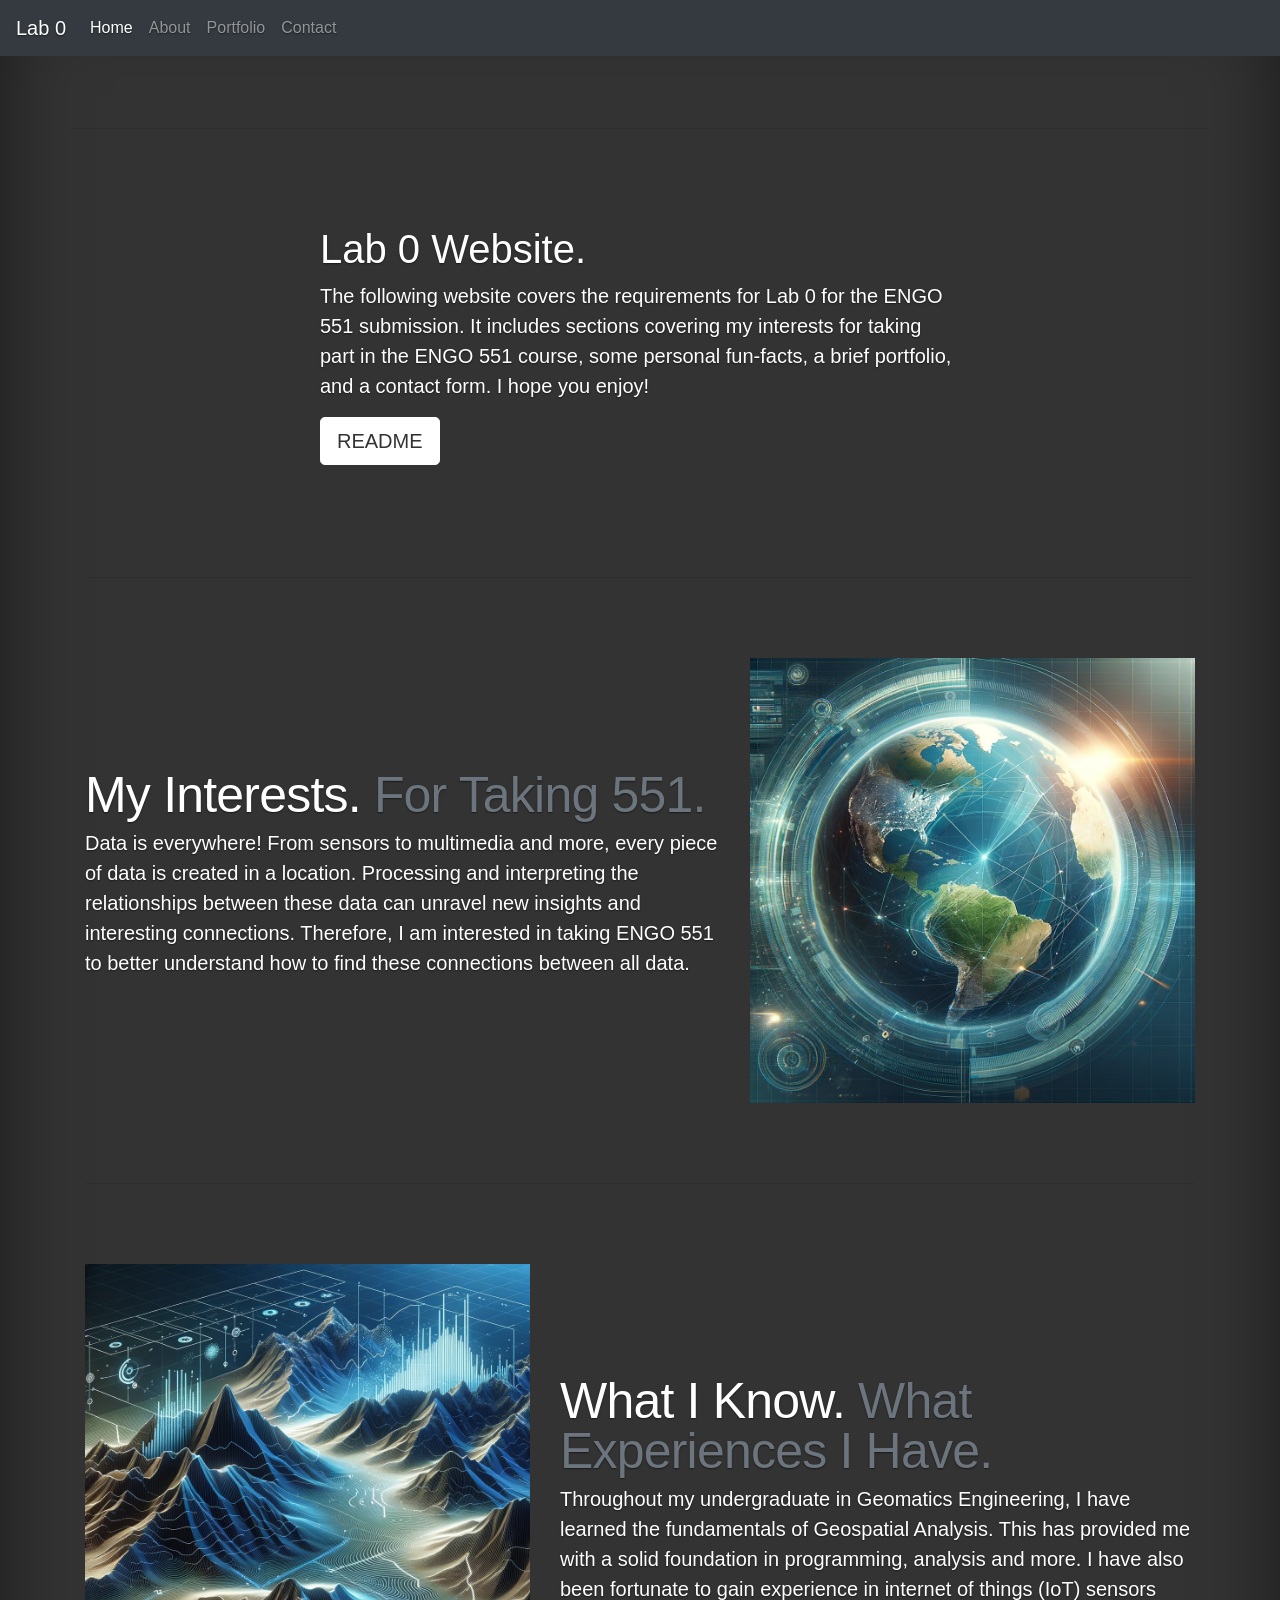
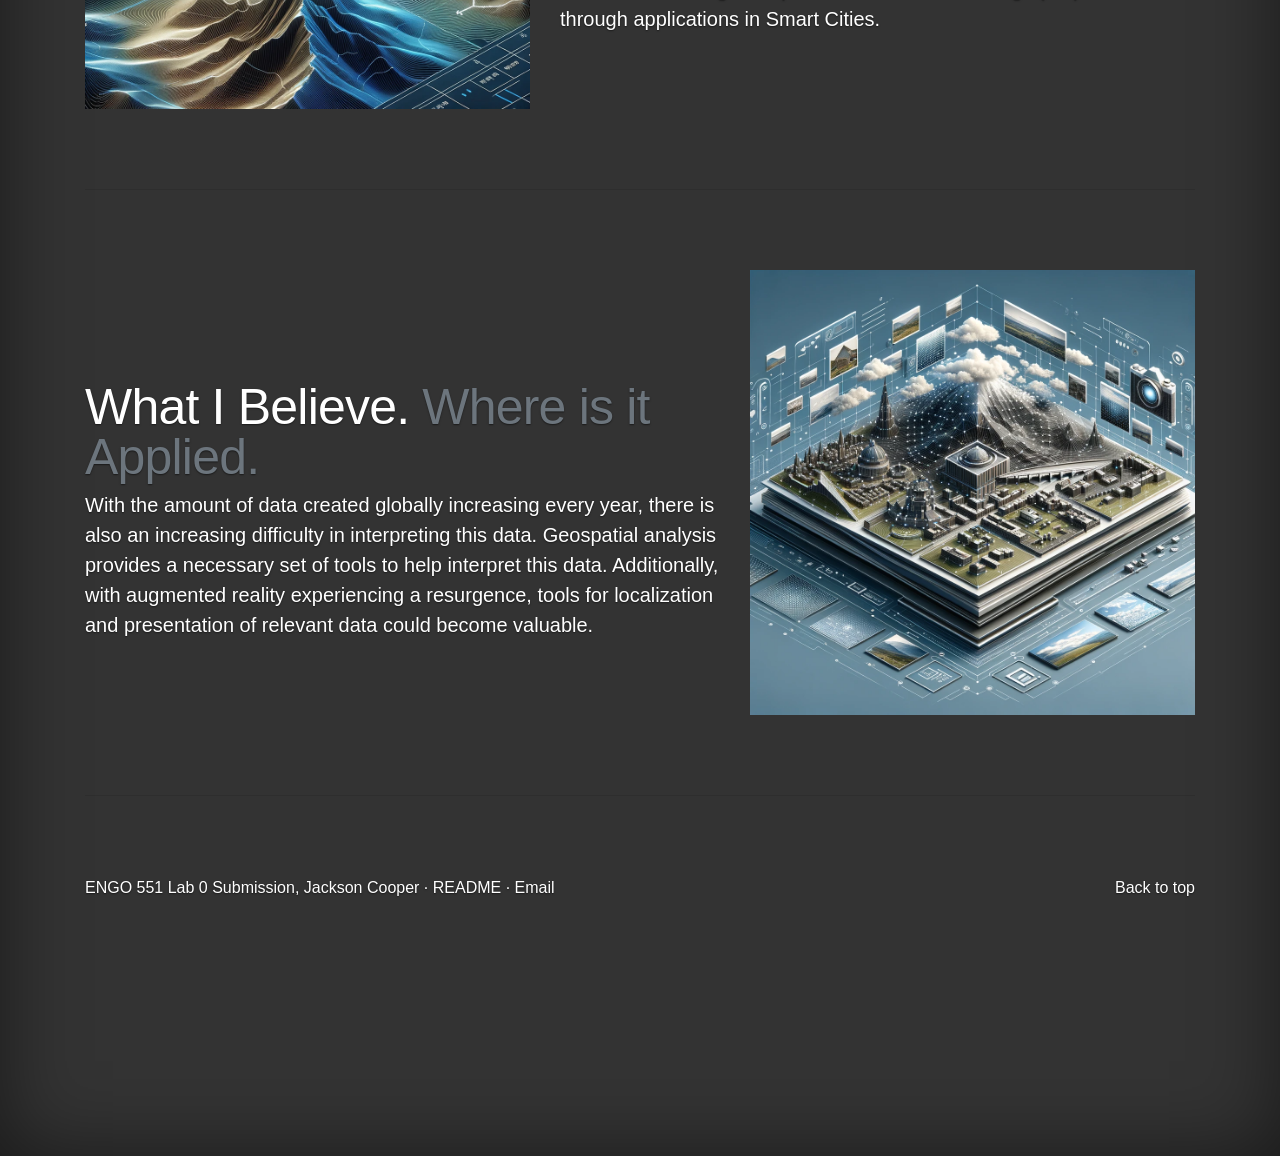
<file: index.html>
<!doctype html>
<html lang="en">
  <head>
    <meta charset="utf-8">
    <meta name="viewport" content="width=device-width, initial-scale=1, shrink-to-fit=no">
    <meta name="description" content="">
    <meta name="author" content="">
    <link rel="icon" href="earth.png">

    <title>Home</title>

    <!-- Bootstrap core CSS -->
    <link href="dist/css/bootstrap.min.css" rel="stylesheet">

    <!-- Custom styles for this template -->
    <link href="carousel.css" rel="stylesheet">
    <link href="cover.css" rel="stylesheet">
  </head>

<body>

  <main role="main">

    <header>
      <nav class="navbar navbar-expand-md navbar-dark fixed-top bg-dark">
        <a class="navbar-brand" href="#">Lab 0</a>
        <button class="navbar-toggler" type="button" data-toggle="collapse" data-target="#navbarCollapse" aria-controls="navbarCollapse" aria-expanded="false" aria-label="Toggle navigation">
          <span class="navbar-toggler-icon"></span>
        </button>
        <div class="collapse navbar-collapse" id="navbarCollapse">
          <ul class="navbar-nav mr-auto">
            <li class="nav-item active">
              <a class="nav-link" href="#">Home <span class="sr-only">(current)</span></a>
            </li>
            <li class="nav-item">
              <a class="nav-link" href="about.html">About</a>
            </li>
            <li class="nav-item">
              <a class="nav-link" href="portfolio.html">Portfolio</a>
            </li>
            <li class="nav-item">
              <a class="nav-link" href="contact.html">Contact</a>
            </li>
          </ul>
        </div>
      </nav>
    </header>

    <div id="start_page">
      <hr class="featurette-divider">
    <div>

    <div class="cover-container d-flex h-45 p-3 mx-auto flex-column">
      <h1 class="cover-heading">Lab 0 Website.</h1>
      <p class="lead">The following website covers the requirements for Lab 0 for the ENGO 551 submission. It includes sections covering my interests for taking part in the ENGO 551 course, some personal fun-facts, a brief portfolio, and a contact form. I hope you enjoy!</p>
      <p class="lead">
        <a href="https://github.com/jackjcoop/ENGO_551_Lab_0" class="btn btn-lg btn-secondary">README</a>
      </p>
    </div>

    <!-- ================================================== -->
    <!-- Primary Content -->
    <!-- ================================================== -->

    <div class="container marketing">

      <hr class="featurette-divider">

      <div class="row featurette">
        <div class="col-md-7">
          <h2 class="featurette-heading">My Interests. <span class="text-muted">For Taking 551.</span></h2>
          <p class="lead">Data is everywhere! From sensors to multimedia and more, every piece of data is created in a location. Processing and interpreting the relationships between these data can unravel new insights and interesting connections.  Therefore, I am interested in taking ENGO 551 to better understand how to find these connections between all data.</p>
        </div>
        <div class="col-md-5">
          <img class="featurette-image img-fluid mx-auto" src="img/home_1.png" alt="Generated Image 1">
        </div>
      </div>

      <hr class="featurette-divider">

      <div class="row featurette">
        <div class="col-md-7 order-md-2">
          <h2 class="featurette-heading">What I Know. <span class="text-muted">What Experiences I Have.</span></h2>
          <p class="lead">Throughout my undergraduate in Geomatics Engineering, I have learned the fundamentals of Geospatial Analysis. This has provided me with a solid foundation in programming, analysis and more.  I have also been fortunate to gain experience in internet of things (IoT) sensors through applications in Smart Cities. </p>
        </div>
        <div class="col-md-5 order-md-1">
          <img class="featurette-image img-fluid mx-auto" src="img/home_2.png" alt="Generated Image 2">
        </div>
      </div>

      <hr class="featurette-divider">

      <div class="row featurette">
        <div class="col-md-7">
          <h2 class="featurette-heading">What I Believe. <span class="text-muted">Where is it Applied.</span></h2>
          <p class="lead">With the amount of data created globally increasing every year, there is also an increasing difficulty in interpreting this data. Geospatial analysis provides a necessary set of tools to help interpret this data. Additionally, with augmented reality experiencing a resurgence, tools for localization and presentation of relevant data could become valuable. </p>
        </div>
        <div class="col-md-5">
          <img class="featurette-image img-fluid mx-auto" src="img/home_3.png" alt="Generated Image 3">
        </div>
      </div>

      <hr class="featurette-divider">

    </div>


    <!-- FOOTER -->
    <footer class="container">
      <p class="float-right"><a href="#start_page">Back to top</a></p>
      <p>ENGO 551 Lab 0 Submission, Jackson Cooper &middot; <a href="https://github.com/jackjcoop/ENGO_551_Lab_0">README</a> &middot; <a href="mailto:jackson.cooper@ucalgary.ca">Email</a></p>
    </footer>
  </main>

  <!-- Bootstrap core JavaScript
  ================================================== -->
  <!-- Placed at the end of the document so the pages load faster -->
  <script>window.jQuery || document.write('<script src="assets/js/vendor/jquery-slim.min.js"><\/script>')</script>
  <script src="assets/js/vendor/popper.min.js"></script>
  <script src="dist/js/bootstrap.min.js"></script>
</body>
</html>
</file>
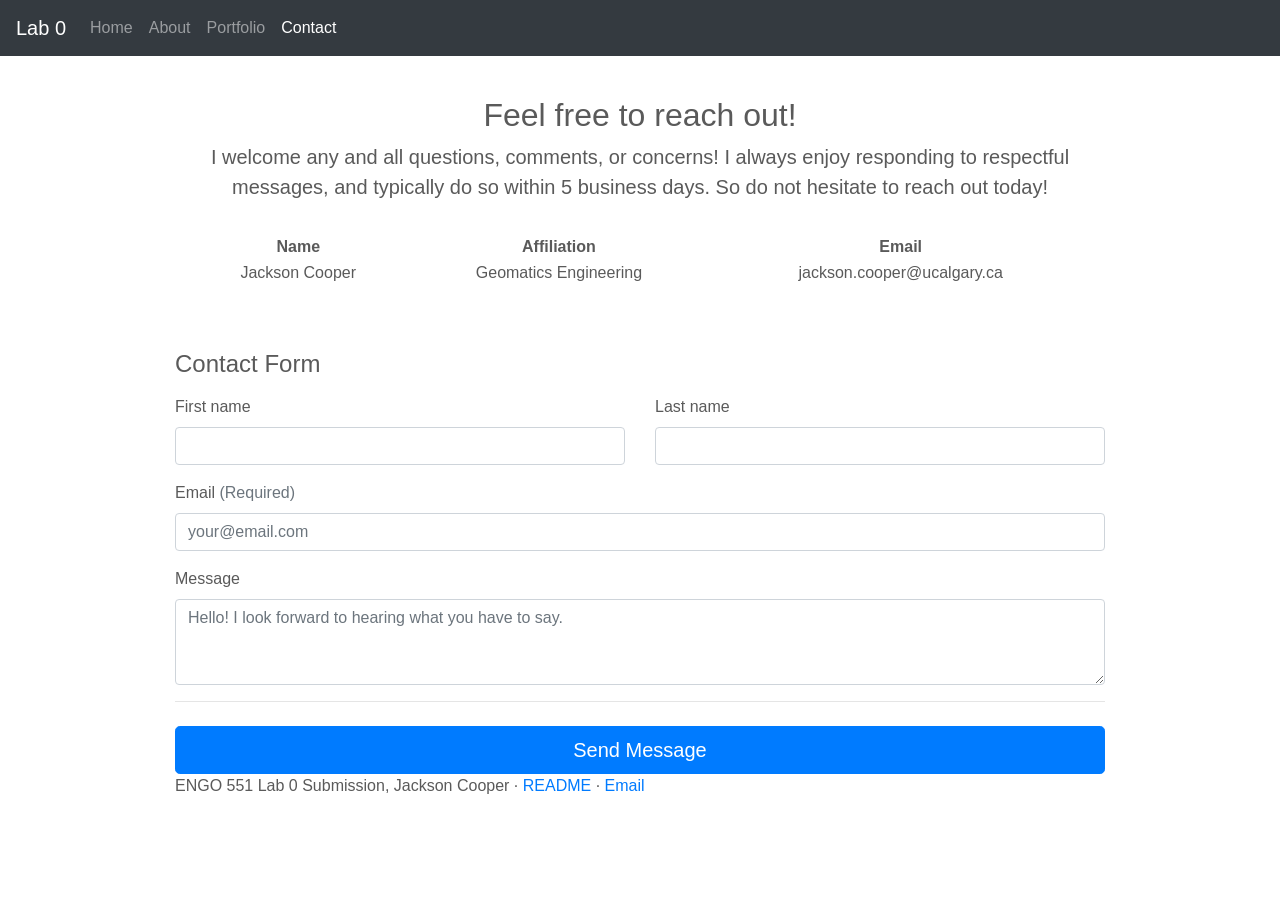
<file: contact.html>
<!doctype html>
<html lang="en">
  <head>
    <meta charset="utf-8">
    <meta name="viewport" content="width=device-width, initial-scale=1, shrink-to-fit=no">
    <meta name="description" content="">
    <meta name="author" content="">
    <link rel="icon" href="earth.png">

    <title>Contact Form</title>

    <!-- Bootstrap core CSS -->
    <link href="dist/css/bootstrap.min.css" rel="stylesheet">

    <!-- Custom styles for this template -->
    <link href="carousel.css" rel="stylesheet">
    <link href="form-validation.css" rel="stylesheet">
  </head>

<body>

  <main role="main">

    <header>
      <nav class="navbar navbar-expand-md navbar-dark fixed-top bg-dark">
        <a class="navbar-brand" href="#">Lab 0</a>
        <button class="navbar-toggler" type="button" data-toggle="collapse" data-target="#navbarCollapse" aria-controls="navbarCollapse" aria-expanded="false" aria-label="Toggle navigation">
          <span class="navbar-toggler-icon"></span>
        </button>
        <div class="collapse navbar-collapse" id="navbarCollapse">
          <ul class="navbar-nav mr-auto">
            <li class="nav-item">
              <a class="nav-link" href="index.html">Home <span class="sr-only">(current)</span></a>
            </li>
            <li class="nav-item">
              <a class="nav-link" href="about.html">About</a>
            </li>
            <li class="nav-item">
              <a class="nav-link" href="portfolio.html">Portfolio</a>
            </li>
            <li class="nav-item active">
              <a class="nav-link" href="#">Contact</a>
            </li>
          </ul>
        </div>
      </nav>
    </header>

    <div class="container">
      <div class="py-5 text-center">
        <h2>Feel free to reach out!</h2>
        <p class="lead">I welcome any and all questions, comments, or concerns! I always enjoy responding to respectful messages, and typically do so within 5 business days. So do not hesitate to reach out today!</p>
        <div class="cover-container d-flex h-45 p-3 mx-auto flex-column">
        <table>
         <tr>
           <th>Name</th>
           <th>Affiliation</th>
           <th>Email</th>
         </tr>
         <tr>
           <td>Jackson Cooper</td>
           <td>Geomatics Engineering</td>
           <td>jackson.cooper@ucalgary.ca</td>
         </tr>
        </table>
      </div>
      </div>

      <div class="row">
        <div class="col-md-12 order-md-1">
          <h4 class="mb-3">Contact Form</h4>
          <form class="needs-validation" novalidate>

            <div class="row">
              <div class="col-md-6 mb-3">
                <label for="firstName">First name</label>
                <input type="text" class="form-control" id="firstName" placeholder="" value="" required>
                <div class="invalid-feedback">
                  Please provide a first name.
                </div>
              </div>
              <div class="col-md-6 mb-3">
                <label for="lastName">Last name</label>
                <input type="text" class="form-control" id="lastName" placeholder="" value="" required>
                <div class="invalid-feedback">
                  Please provide a last name.
                </div>
              </div>
            </div>

            <div class="mb-3">
              <label for="email">Email <span class="text-muted">(Required)</span></label>
                <input type="text" class="form-control" id="email" placeholder="your@email.com" required>
                <div class="invalid-feedback" style="width: 100%;">
                  Please provide your email.
                </div>
            </div>

            <div class="form-group">
              <label for="message">Message</label>
              <textarea class="form-control" id="message" rows="3"  placeholder="Hello! I look forward to hearing what you have to say."></textarea>
            </div>

            <hr class="mb-4">
            <button class="btn btn-primary btn-lg btn-block" type="submit">Send Message</button>
          </form>
        </div>
      </div>

      <!-- /END THE FEATURETTES -->

    </div><!-- /.container -->


    <!-- FOOTER -->
    <footer class="container">
      <p>ENGO 551 Lab 0 Submission, Jackson Cooper &middot; <a href="https://github.com/jackjcoop/ENGO_551_Lab_0">README</a> &middot; <a href="mailto:jackson.cooper@ucalgary.ca">Email</a></p>
    </footer>
  </main>

  <!-- Bootstrap core JavaScript
  ================================================== -->
  <!-- Placed at the end of the document so the pages load faster -->
  <script>window.jQuery || document.write('<script src="assets/js/vendor/jquery-slim.min.js"><\/script>')</script>
  <script src="assets/js/vendor/popper.min.js"></script>
  <script src="dist/js/bootstrap.min.js"></script>
  <script src="assets/js/vendor/holder.min.js"></script>
  <script>
    // Example starter JavaScript for disabling form submissions if there are invalid fields
    (function() {
      'use strict';

      window.addEventListener('load', function() {
        // Fetch all the forms we want to apply custom Bootstrap validation styles to
        var forms = document.getElementsByClassName('needs-validation');

        // Loop over them and prevent submission
        var validation = Array.prototype.filter.call(forms, function(form) {
          form.addEventListener('submit', function(event) {
            if (form.checkValidity() === false) {
              event.preventDefault();
              event.stopPropagation();
            }
            form.classList.add('was-validated');
          }, false);
        });
      }, false);
    })();
  </script>
</body>
</html>
</file>
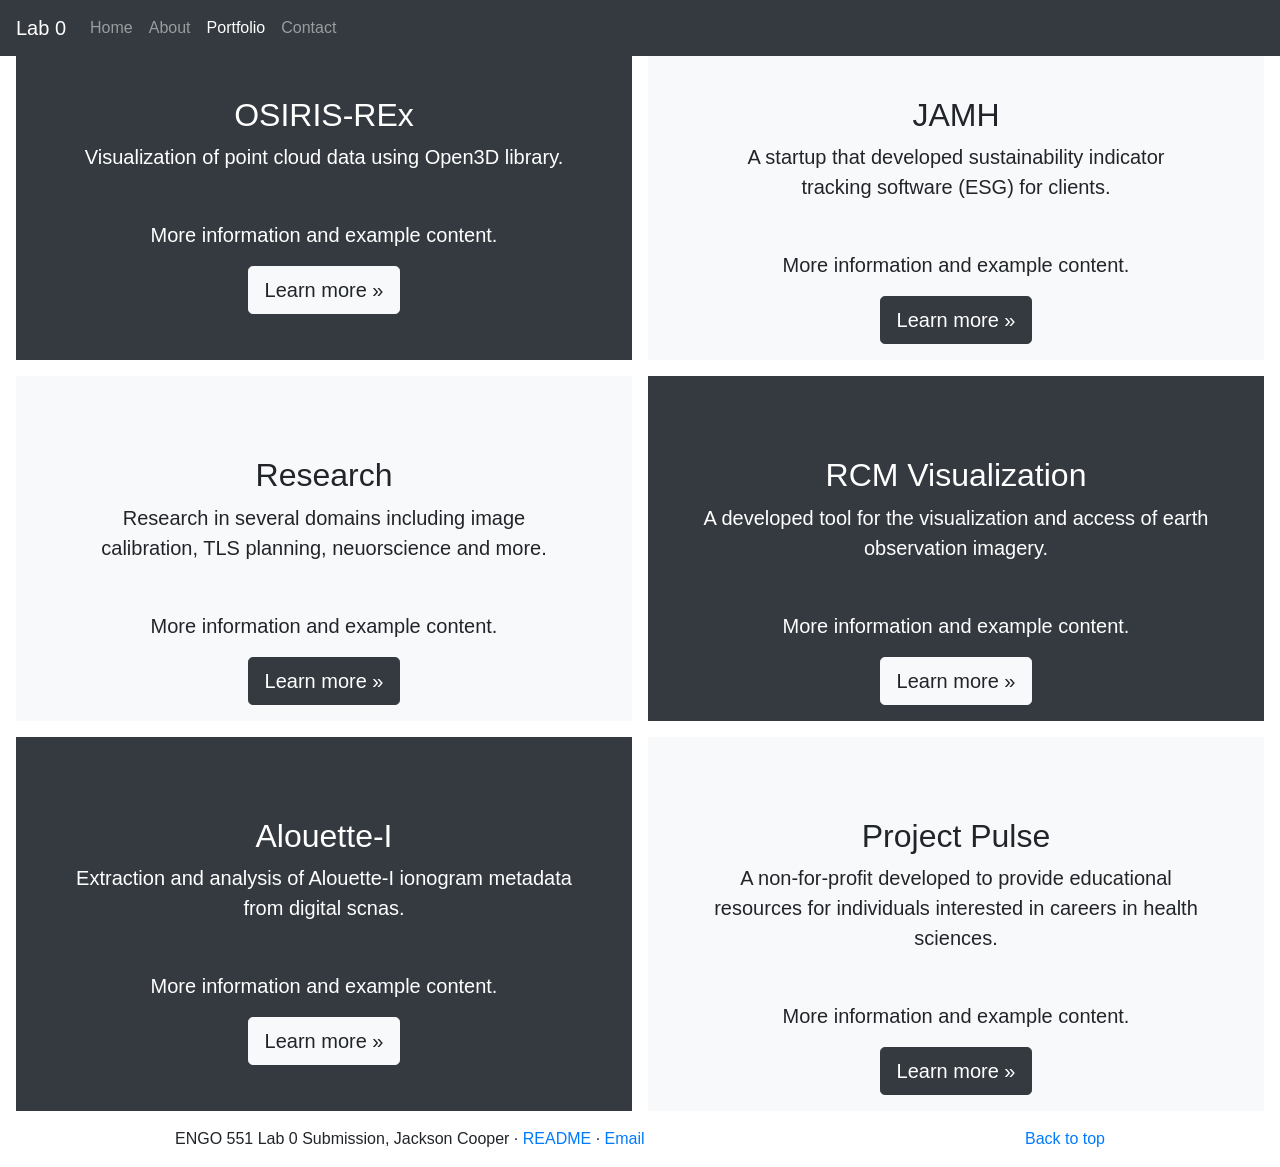
<file: portfolio.html>
<!doctype html>
<html lang="en">
  <head>
    <meta charset="utf-8">
    <meta name="viewport" content="width=device-width, initial-scale=1, shrink-to-fit=no">
    <meta name="description" content="">
    <meta name="author" content="">
    <link rel="icon" href="earth.png">

    <title>Portfolio</title>

    <!-- Bootstrap core CSS -->
    <link href="dist/css/bootstrap.min.css" rel="stylesheet">

    <!-- Custom styles for this template -->
    <link href="product.css" rel="stylesheet">
  </head>

<body>

  <main role="main">

    <!-- ================================================== -->
    <!-- Primary Content -->
    <!-- ================================================== -->

    <header>
      <nav class="navbar navbar-expand-md navbar-dark fixed-top bg-dark">
        <a class="navbar-brand" href="#">Lab 0</a>
        <button class="navbar-toggler" type="button" data-toggle="collapse" data-target="#navbarCollapse" aria-controls="navbarCollapse" aria-expanded="false" aria-label="Toggle navigation">
          <span class="navbar-toggler-icon"></span>
        </button>
        <div class="collapse navbar-collapse" id="navbarCollapse">
          <ul class="navbar-nav mr-auto">
            <li class="nav-item">
              <a class="nav-link" href="index.html">Home <span class="sr-only">(current)</span></a>
            </li>
            <li class="nav-item">
              <a class="nav-link" href="about.html">About</a>
            </li>
            <li class="nav-item active">
              <a class="nav-link" href="#">Portfolio</a>
            </li>
            <li class="nav-item">
              <a class="nav-link" href="contact.html">Contact</a>
            </li>
          </ul>
        </div>
      </nav>
    </header>

    <div class="d-md-flex flex-md-equal w-100 my-md-3 pl-md-3">
      <div class="bg-dark mr-md-3 pt-3 px-3 pt-md-5 px-md-5 text-center text-white overflow-hidden">
        <div class="my-3 py-3">
          <h2 class="display-5">OSIRIS-REx</h2>
          <p class="lead">Visualization of point cloud data using Open3D library.</p>
        </div>
        <p class="lead">More information and example content.</p>
        <p><a class="btn btn-light btn-lg" href="https://github.com/asc-csa/OSIRIS-REx-Tutorial" role="button">Learn more &raquo;</a></p>
      </div>
      <div class="bg-light mr-md-3 pt-3 px-3 pt-md-5 px-md-5 text-center overflow-hidden">
        <div class="my-3 p-3">
          <h2 class="display-5">JAMH</h2>
          <p class="lead">A startup that developed sustainability indicator tracking software (ESG) for clients.</p>
        </div>
        <p class="lead">More information and example content.</p>
        <p><a class="btn btn-dark btn-lg" href="https://www.jamh.ai/" role="button">Learn more &raquo;</a></p>
      </div>
    </div>

    <div class="d-md-flex flex-md-equal w-100 my-md-3 pl-md-3">
      <div class="bg-light mr-md-3 pt-3 px-3 pt-md-5 px-md-5 text-center overflow-hidden">
        <div class="my-3 p-3">
          <h2 class="display-5">Research</h2>
          <p class="lead">Research in several domains including image calibration, TLS planning, neuorscience and more.</p>
        </div>
        <p class="lead">More information and example content.</p>
        <p><a class="btn btn-dark btn-lg" href="https://doi.org/10.1016/j.autcon.2023.105125" role="button">Learn more &raquo;</a></p>
      </div>
      <div class="bg-dark mr-md-3 pt-3 px-3 pt-md-5 px-md-5 text-center text-white overflow-hidden">
        <div class="my-3 py-3">
          <h2 class="display-5">RCM Visualization</h2>
          <p class="lead">A developed tool for the visualization and access of earth observation imagery.</p>
        </div>
        <p class="lead">More information and example content.</p>
        <p><a class="btn btn-light btn-lg" href="https://github.com/asc-csa/EO-Visualization-and-Search-Tutorial" role="button">Learn more &raquo;</a></p>
      </div>
    </div>

    <div class="d-md-flex flex-md-equal w-100 my-md-3 pl-md-3">
      <div class="bg-dark mr-md-3 pt-3 px-3 pt-md-5 px-md-5 text-center text-white overflow-hidden">
        <div class="my-3 py-3">
          <h2 class="display-5">Alouette-I</h2>
          <p class="lead">Extraction and analysis of Alouette-I ionogram metadata from digital scnas.</p>
        </div>
        <p class="lead">More information and example content.</p>
        <p><a class="btn btn-light btn-lg" href="https://github.com/asc-csa/Alouette_extract" role="button">Learn more &raquo;</a></p>
      </div>
      <div class="bg-light mr-md-3 pt-3 px-3 pt-md-5 px-md-5 text-center overflow-hidden">
        <div class="my-3 p-3">
          <h2 class="display-5">Project Pulse</h2>
          <p class="lead">A non-for-profit developed to provide educational resources for individuals interested in careers in health sciences.</p>
        </div>
        <p class="lead">More information and example content.</p>
        <p><a class="btn btn-dark btn-lg" href="http://project-pulse.org/" role="button">Learn more &raquo;</a></p>
      </div>
    </div>

    <!-- FOOTER -->
    <footer class="container">
      <p class="float-right"><a href="#">Back to top</a></p>
      <p>ENGO 551 Lab 0 Submission, Jackson Cooper &middot; <a href="https://github.com/jackjcoop/ENGO_551_Lab_0">README</a> &middot; <a href="mailto:jackson.cooper@ucalgary.ca">Email</a></p>
    </footer>
  </main>

  <!-- Bootstrap core JavaScript
  ================================================== -->
  <!-- Placed at the end of the document so the pages load faster -->
  <script>window.jQuery || document.write('<script src="assets/js/vendor/jquery-slim.min.js"><\/script>')</script>
  <script src="assets/js/vendor/popper.min.js"></script>
  <script src="dist/js/bootstrap.min.js"></script>
</body>
</html>
</file>
<file: carousel.css>
/* GLOBAL STYLES
-------------------------------------------------- */
/* Padding below the footer and lighter body text */

body {
  padding-top: 3rem;
  padding-bottom: 3rem;
  color: #5a5a5a;
}


/* CUSTOMIZE THE CAROUSEL
-------------------------------------------------- */

/* Carousel base class */
.carousel {
  margin-bottom: 4rem;
}
/* Since positioning the image, we need to help out the caption */
.carousel-caption {
  bottom: 3rem;
  z-index: 10;
}

/* Declare heights because of positioning of img element */
.carousel-item {
  height: 32rem;
  background-color: #777;
}
.carousel-item > img {
  position: absolute;
  top: 0;
  left: 0;
  min-width: 100%;
  height: 32rem;
}


/* MARKETING CONTENT
-------------------------------------------------- */

/* Center align the text within the three columns below the carousel */
.marketing .col-lg-4 {
  margin-bottom: 1.5rem;
  text-align: center;
}
.marketing h2 {
  font-weight: 400;
}
.marketing .col-lg-4 p {
  margin-right: .75rem;
  margin-left: .75rem;
}


/* Featurettes
------------------------- */

.featurette-divider {
  margin: 5rem 0; /* Space out the Bootstrap <hr> more */
}

/* Thin out the marketing headings */
.featurette-heading {
  font-weight: 300;
  line-height: 1;
  letter-spacing: -.05rem;
}


/* RESPONSIVE CSS
-------------------------------------------------- */

@media (min-width: 40em) {
  /* Bump up size of carousel content */
  .carousel-caption p {
    margin-bottom: 1.25rem;
    font-size: 1.25rem;
    line-height: 1.4;
  }

  .featurette-heading {
    font-size: 50px;
  }
}

@media (min-width: 62em) {
  .featurette-heading {
    margin-top: 7rem;
  }
}
</file>
<file: cover.css>
/*
 * Globals
 */

/* Links */
a,
a:focus,
a:hover {
  color: #fff;
}

/* Custom default button */
.btn-secondary,
.btn-secondary:hover,
.btn-secondary:focus {
  color: #333;
  text-shadow: none; /* Prevent inheritance from `body` */
  background-color: #fff;
  border: .05rem solid #fff;
}


/*
 * Base structure
 */

html,
body {
  height: 175%;
  background-color: #333;
}

body {
  display: -ms-flexbox;
  display: -webkit-box;
  display: flex;
  -ms-flex-pack: center;
  -webkit-box-pack: center;
  justify-content: center;
  color: #fff;
  text-shadow: 0 .05rem .1rem rgba(0, 0, 0, .5);
  box-shadow: inset 0 0 5rem rgba(0, 0, 0, .5);
}

.cover-container {
  max-width: 42em;
}


/*
 * Header
 */
.masthead {
  margin-bottom: 2rem;
}

.masthead-brand {
  margin-bottom: 0;
}

.nav-masthead .nav-link {
  padding: .25rem 0;
  font-weight: 700;
  color: rgba(255, 255, 255, .5);
  background-color: transparent;
  border-bottom: .25rem solid transparent;
}

.nav-masthead .nav-link:hover,
.nav-masthead .nav-link:focus {
  border-bottom-color: rgba(255, 255, 255, .25);
}

.nav-masthead .nav-link + .nav-link {
  margin-left: 1rem;
}

.nav-masthead .active {
  color: #fff;
  border-bottom-color: #fff;
}

@media (min-width: 48em) {
  .masthead-brand {
    float: left;
  }
  .nav-masthead {
    float: right;
  }
}


/*
 * Cover
 */
.cover {
  padding: 0 1.5rem;
}
.cover .btn-lg {
  padding: .75rem 1.25rem;
  font-weight: 700;
}


/*
 * Footer
 */
.mastfoot {
  color: rgba(255, 255, 255, .5);
}
</file>
<file: form-validation.css>
.container {
  max-width: 960px;
}

.border-top { border-top: 1px solid #e5e5e5; }
.border-bottom { border-bottom: 1px solid #e5e5e5; }
.border-top-gray { border-top-color: #adb5bd; }

.box-shadow { box-shadow: 0 .25rem .75rem rgba(0, 0, 0, .05); }

.lh-condensed { line-height: 1.25; }
</file>
<file: product.css>
.container {
  max-width: 960px;
}

/*
 * Custom translucent site header
 */

.site-header {
  background-color: rgba(0, 0, 0, .85);
  -webkit-backdrop-filter: saturate(180%) blur(20px);
  backdrop-filter: saturate(180%) blur(20px);
}
.site-header a {
  color: #999;
  transition: ease-in-out color .15s;
}
.site-header a:hover {
  color: #fff;
  text-decoration: none;
}

/*
 * Dummy devices (replace them with your own or something else entirely!)
 */

.product-device {
  position: absolute;
  right: 10%;
  bottom: -30%;
  width: 300px;
  height: 540px;
  background-color: #333;
  border-radius: 21px;
  -webkit-transform: rotate(30deg);
  transform: rotate(30deg);
}

.product-device::before {
  position: absolute;
  top: 10%;
  right: 10px;
  bottom: 10%;
  left: 10px;
  content: "";
  background-color: rgba(255, 255, 255, .1);
  border-radius: 5px;
}

.product-device-2 {
  top: -25%;
  right: auto;
  bottom: 0;
  left: 5%;
  background-color: #e5e5e5;
}


/*
 * Extra utilities
 */

.border-top { border-top: 1px solid #e5e5e5; }
.border-bottom { border-bottom: 1px solid #e5e5e5; }

.box-shadow { box-shadow: 0 .25rem .75rem rgba(0, 0, 0, .05); }

.flex-equal > * {
  -ms-flex: 1;
  -webkit-box-flex: 1;
  flex: 1;
}
@media (min-width: 768px) {
  .flex-md-equal > * {
    -ms-flex: 1;
    -webkit-box-flex: 1;
    flex: 1;
  }
}

.overflow-hidden { overflow: hidden; }
</file>
